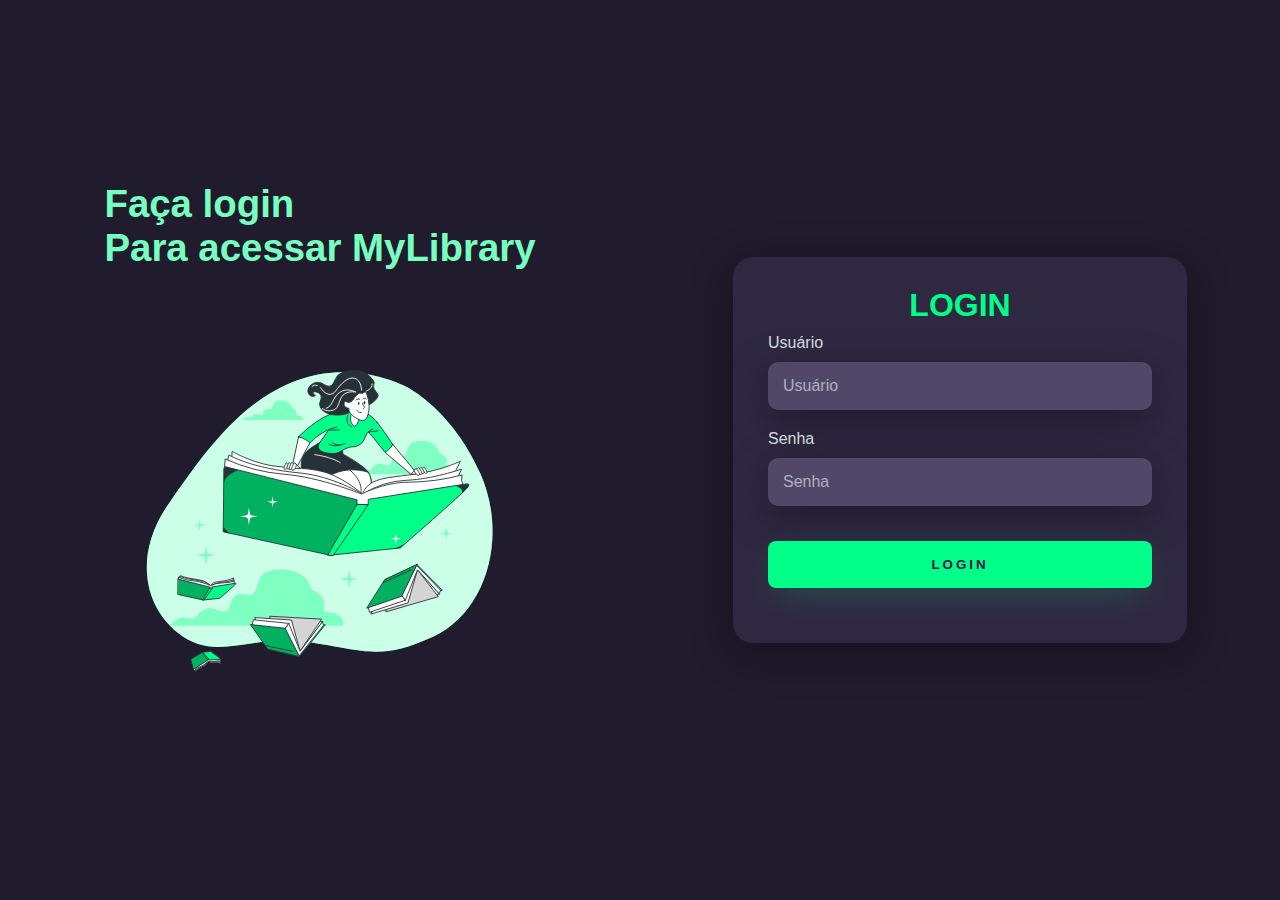
<file: Login/index.html>
<!DOCTYPE html>
<html lang="pt-br">
<head>
    <meta charset="UTF-8">
    <meta name="viewport" content="width=device-width, initial-scale=1.0">
    <link rel="stylesheet" href="style.css">
    <title>MyLibrary</title>
</head>
<body>
    <div class="main-login">
        <div class="left-login">
            <h1>Faça login<br>Para acessar MyLibrary</h1>
            <img src="library.svg" class="left-image">
        </div>
        <div class="right-login">
            <div class="card-login">
                <h1>LOGIN</h1>
                <div class="textfield">
                    <label for="usuario">Usuário</label>
                    <input type="text" name="usuario" placeholder="Usuário">
                </div>
                <div class="textfield">
                    <label for="senha">Senha</label>
                    <input type="password" name="senha" placeholder="Senha">
                </div>
                <button class="btn-login">Login</button>
            </div>
        </div>
    </div>
</body>
</html>
</file>
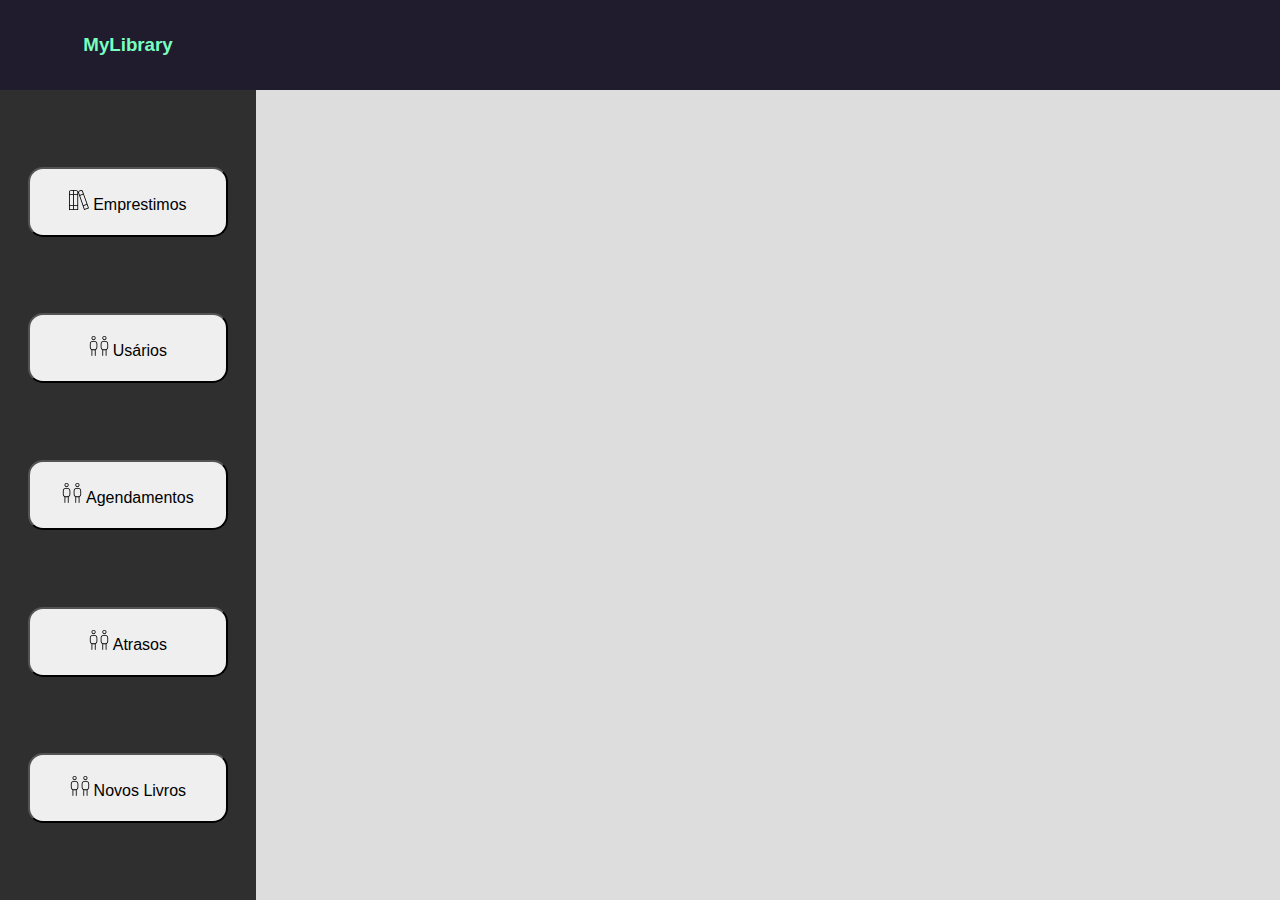
<file: Main/index.html>
<!DOCTYPE html>
<html lang="pt-br">
<head>
    <meta charset="UTF-8">
    <meta name="viewport" content="width=device-width, initial-scale=1.0">
    <link rel="stylesheet" href="styles.css">
    <link rel="icon" type="image/svg" href="livros.svg">
    <title>MyLibrary</title>
</head>
<body>
    <div class="body-div">
        <div class="left-div">
            <div class="logo-left"> 
                <h3>MyLibrary</h3> 
            </div>
            <div class="left-itens">
                <button class="itens">
                    <img src="livros.svg" alt="">
                    <span>Emprestimos</span>
                </button>
                <button class="itens">
                    <img src="usuarios.svg" alt="">
                    <span>Usários</span>
                </button>
                <button class="itens">
                    <img src="usuarios.svg" alt="">
                    <span>Agendamentos</span>
                    <button class="itens">
                        <img src="usuarios.svg" alt="">
                        <span>Atrasos</span>
                        <button class="itens">
                            <img src="usuarios.svg" alt="">
                            <span>Novos Livros</span>
                        </button>
                    </button>
                </button>
            </div>
        </div>
        <div class="main-div">
            <div class="logo-left"> 
                
            </div>
        </div>
    </div>
</body>
</html>
</file>
<file: Login/style.css>
@import url('https://fonts.googleapis.com/css2?family=Noto+Sans:ital,wght@0,100..900;1,100..900&display=swap');

body{
    margin: 0;
    font-family: 'Note Sans', sans-serif;
    overflow: hidden;
}

.main-login{
    width: 100vw;
    height: 100vh;
    background: #201b2d;
    display: flex;
    justify-content: center;
    align-items: center;
}

.left-login{
    width: 50vw;
    height: 100vh;
    display: flex;
    justify-content: center;
    align-items: center;
    flex-direction: column;
}

.left-login > h1{
    color: #77ffc0;
    font-size: 3vw;
}

.left-image {
    width: 35vw;
}

.right-login{
    width: 50vw;
    height: 100vh;
    display: flex;
    justify-content: center;
    align-items: center;
}

.card-login{
    width: 60%;
    display: flex;
    justify-content: center;
    align-items: center;
    flex-direction: column;
    padding: 30px 35px;
    background: #2f2841;
    border-radius: 20px;
    box-shadow: 0px 10px 40px #00000056;
}

.card-login > h1 {
    color: #00ff88;
    font-weight: 800;
    margin: 0;
}

.textfield {
    width: 100%;
    display: flex;
    flex-direction: column;
    align-items: flex-start;
    justify-content: center;
    margin: 10px 0px;
}

.textfield > input {
    width: 100%;
    border: none;
    border-radius: 10px;
    padding: 15px;
    background: #514869;
    color: #f0ffffde;
    font-size: 12pt;
    box-shadow: 0px 10px 40px #00000056;
    outline: none;
    box-sizing: border-box;
}

.textfield > label {
    color: #f0ffffde;
    margin-bottom: 10px;
}

.textfield > input::placeholder {
    color: #f0ffff94;
}

.btn-login {
    width: 100%;
    padding: 16px 0px;
    margin: 25px;
    border: none;
    border-radius: 8px;
    outline: none;
    text-transform: uppercase;
    font-weight: 800;
    letter-spacing: 3px;
    color: #2b134b;
    background: #00ff88;
    cursor: pointer;
    box-shadow: 0px 10px 40px -12px #00ff8052;
}

@media only screen and (max-widht: 950px){
    .card-login{
        width: 85%;
    }
}
</file>
<file: Main/styles.css>
@import url('https://fonts.googleapis.com/css2?family=Quicksand:wght@300..700&display=swap');

body{
    padding: 0;
    margin: 0;
    font-family: 'Areia movediça', sans-serif;
}

.body-div{
    width: 100vw;
    height: 100vh;
    background: #201b2d;
    display: flex;
    justify-content: center;
    align-items: center;
}

.main-div{
    width: 80%;
    height: 100vh;
    background-color: #dddddd;
}

.left-div{
    width: 20%;
    height: 100vh;
    background-color: #2f2f2f;
}

.logo-left{
    width: 100%;
    height: 10%;
    background: #201b2d;
    color: #77ffc0;
    display: flex;
    align-items: center;
    justify-content: center;
    font-weight: 800;
}

.itens{
    width: 200px;
    height: 70px;
    cursor: pointer;
    border-radius: 15px;
    justify-content: space-evenly;
    align-items: center;
    text-align: center;
    
}

.itens > img {
    width: 20px;
}

.itens > span {
    font-weight: 300;
    font-size: 12pt;
}

.left-itens{
    width: 100%;
    height: 90%;
    justify-content: space-evenly;
    align-items: center;
    display: flex;
    flex-direction: column;
}
</file>
